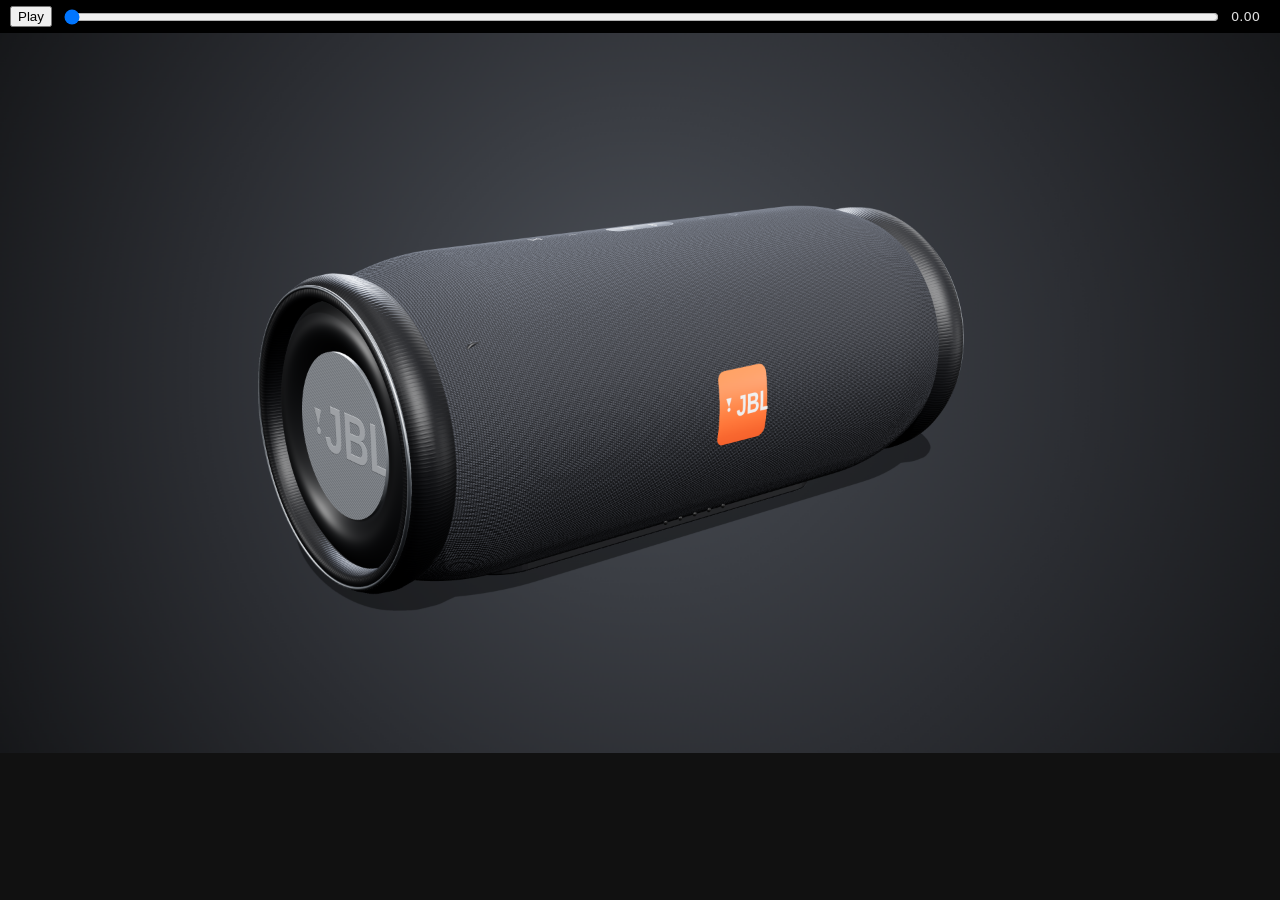
<file: 3d-explainer/jbl-charge4/film/index.html>
<!doctype html>
<html lang="en"><head><meta charset="utf-8"><meta name="viewport" content="width=device-width,initial-scale=1">
<title>JBL Charge 4 film</title>
<style>
  body { margin:0; background:#111; color:#ddd; font:13px system-ui, sans-serif }
  #bar { display:flex; gap:10px; align-items:center; padding:6px 10px; background:#000 }
  #t { flex:1 }
  #out { width:100%; aspect-ratio:16/9; display:block; background:#000 }
  #gl { display:none }
  #err { color:#ff8a80; white-space:pre-wrap; padding:6px 10px }
</style>
<script type="importmap">{ "imports": { "three": "./lib/three.module.js" } }</script>
</head><body>
<div id="bar"><button id="play">Play</button><input id="t" type="range" min="0" max="12" step="0.01" value="0"><span id="lab">0.00</span><span id="st"></span></div>
<canvas id="out" width="1920" height="1080"></canvas>
<div id="err"></div>
<script type="module" src="./film.js"></script>
</body></html>
</file>
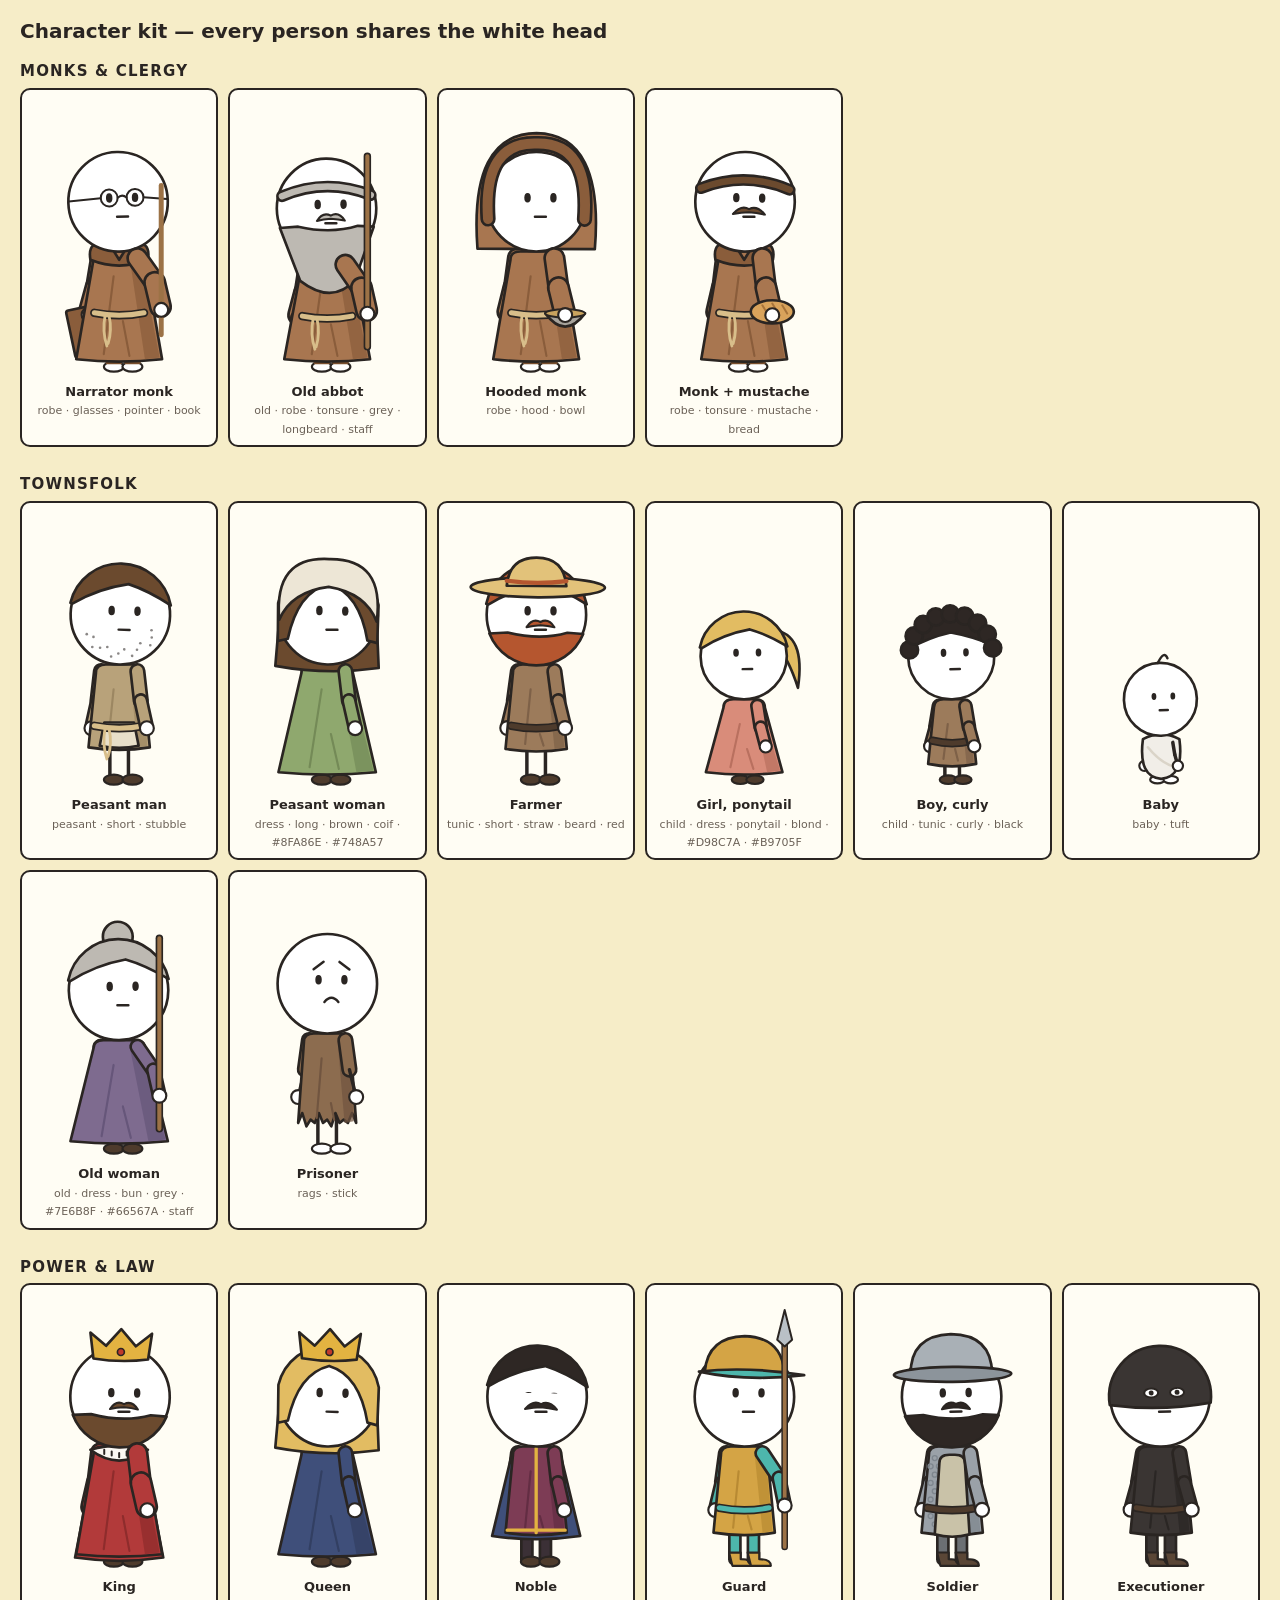
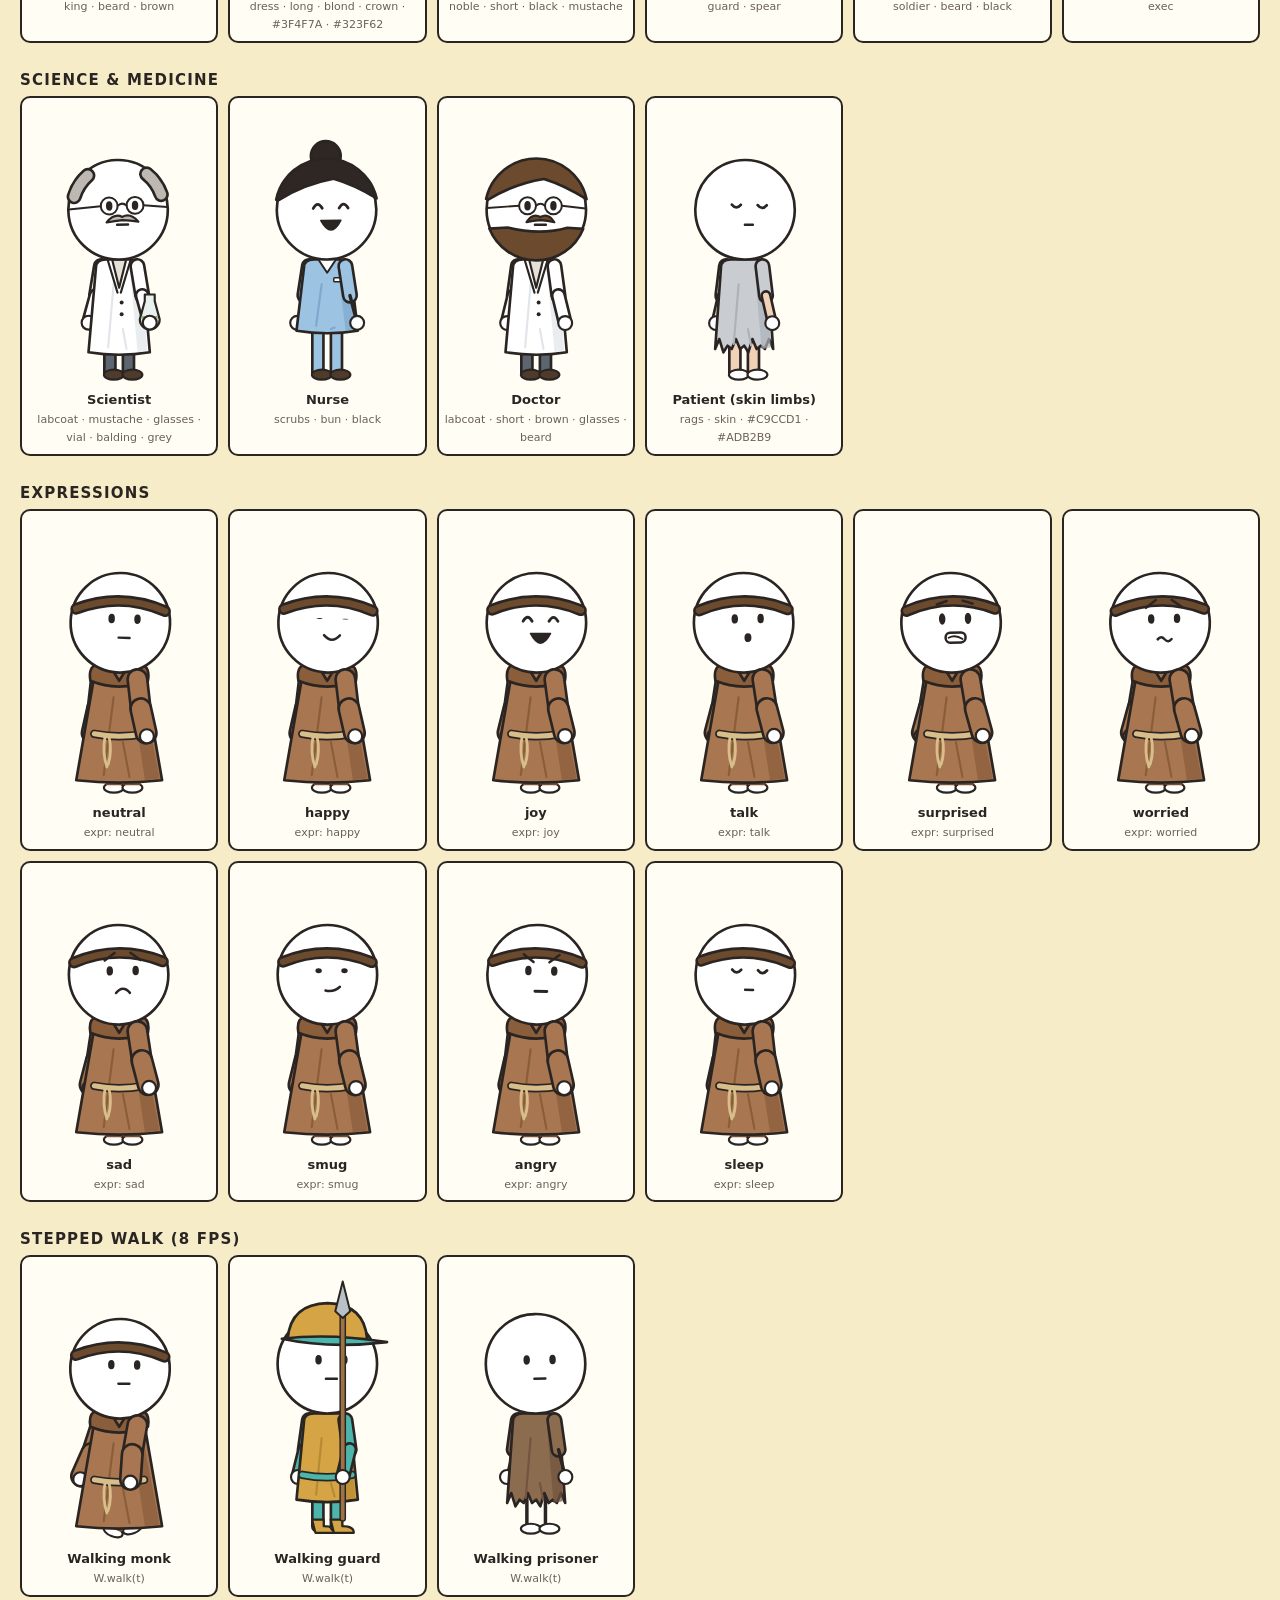
<file: presets/characters/sheet.html>
<!doctype html>
<html lang="en"><head><meta charset="utf-8"><meta name="viewport" content="width=device-width,initial-scale=1">
<title>Character sheet</title>
<style>
  body { margin:0; background:#F6EDC8; font:14px/1.3 system-ui, sans-serif; color:#2A2522 }
  h1 { font-size:20px; margin:18px 20px 4px } h2 { font-size:15px; margin:18px 20px 6px; text-transform:uppercase; letter-spacing:.08em }
  .grid { display:grid; grid-template-columns:repeat(auto-fill,minmax(170px,1fr)); gap:10px; padding:0 20px 10px }
  .card { background:#FFFDF4; border:2px solid #2A2522; border-radius:10px; padding:4px 6px 8px; text-align:center }
  .card svg { width:100%; height:auto; display:block }
  .card b { display:block; font-size:13px } .card small { color:#6b6157; font-size:11px }
</style></head>
<body>
<h1>Character kit — every person shares the white head</h1>
<div id="root"></div>
<script src="person.js"></script>
<script>
const groups = {
  'Monks & clergy': [
    ['Narrator monk', {outfit:'robe', glasses:true, item:'pointer', itemL:'book'}],
    ['Old abbot', {age:'old', outfit:'robe', hair:'tonsure', hairColor:'grey', facial:'longbeard', item:'staff'}],
    ['Hooded monk', {outfit:'robe', hat:'hood', item:'bowl'}],
    ['Monk + mustache', {outfit:'robe', hair:'tonsure', facial:'mustache', item:'bread'}],
  ],
  'Townsfolk': [
    ['Peasant man', {outfit:'peasant', hair:'short', facial:'stubble'}],
    ['Peasant woman', {outfit:'dress', hair:'long', hairColor:'brown', hat:'coif', color:'#8FA86E', shade:'#748A57'}],
    ['Farmer', {outfit:'tunic', hair:'short', hat:'straw', facial:'beard', hairColor:'red'}],
    ['Girl, ponytail', {age:'child', outfit:'dress', hair:'ponytail', hairColor:'blond', color:'#D98C7A', shade:'#B9705F'}],
    ['Boy, curly', {age:'child', outfit:'tunic', hair:'curly', hairColor:'black'}],
    ['Baby', {age:'baby', hair:'tuft'}],
    ['Old woman', {age:'old', outfit:'dress', hair:'bun', hairColor:'grey', color:'#7E6B8F', shade:'#66567A', item:'staff'}],
    ['Prisoner', {outfit:'rags', limbs:'stick', expr:'sad'}],
  ],
  'Power & law': [
    ['King', {outfit:'king', facial:'beard', hairColor:'brown'}],
    ['Queen', {outfit:'dress', hair:'long', hairColor:'blond', hat:'crown', color:'#3F4F7A', shade:'#323F62'}],
    ['Noble', {outfit:'noble', hair:'short', hairColor:'black', facial:'mustache'}],
    ['Guard', {outfit:'guard', item:'spear'}],
    ['Soldier', {outfit:'soldier', facial:'beard', hairColor:'black'}],
    ['Executioner', {outfit:'exec'}],
  ],
  'Science & medicine': [
    ['Scientist', {outfit:'labcoat', facial:'mustache', glasses:true, item:'vial', hair:'balding', hairColor:'grey'}],
    ['Nurse', {outfit:'scrubs', hair:'bun', hairColor:'black', expr:'joy'}],
    ['Doctor', {outfit:'labcoat', hair:'short', hairColor:'brown', glasses:true, facial:'beard'}],
    ['Patient (skin limbs)', {outfit:'rags', limbs:'skin', color:'#C9CCD1', shade:'#ADB2B9', expr:'sleep'}],
  ],
};
const exprs = ['neutral','happy','joy','talk','surprised','worried','sad','smug','angry','sleep'];
const root = document.getElementById('root');
const live = [];
let id = 0;
function card(label, opts, sub) {
  const cls = 'c' + (id++);
  const el = document.createElement('div'); el.className = 'card';
  el.innerHTML = '<svg viewBox="-110 -330 220 350">' + W.person(cls, opts) + '</svg><b>' + label + '</b><small>' + (sub || Object.entries(opts).filter(([k]) => k !== 'expr').map(([k, v]) => v === true ? k : v).join(' · ')) + '</small>';
  const m = W.bindPerson(el, cls);
  live.push({ m, opts, ph: id * 0.7 });
  return el;
}
for (const [name, list] of Object.entries(groups)) {
  const h = document.createElement('h2'); h.textContent = name; root.appendChild(h);
  const g = document.createElement('div'); g.className = 'grid'; root.appendChild(g);
  list.forEach(([l, o]) => g.appendChild(card(l, o)));
}
let h = document.createElement('h2'); h.textContent = 'Expressions'; root.appendChild(h);
let g = document.createElement('div'); g.className = 'grid'; root.appendChild(g);
exprs.forEach((e) => g.appendChild(card(e, { outfit:'robe', hair:'tonsure', expr:e }, 'expr: ' + e)));
h = document.createElement('h2'); h.textContent = 'Stepped walk (8 fps)'; root.appendChild(h);
g = document.createElement('div'); g.className = 'grid'; root.appendChild(g);
[['Walking monk', {outfit:'robe', hair:'tonsure', walk:true}], ['Walking guard', {outfit:'guard', item:'spear', walk:true}], ['Walking prisoner', {outfit:'rags', walk:true}]].forEach(([l, o]) => g.appendChild(card(l, o, 'W.walk(t)')));
function frame(ms) {
  const t = ms / 1000;
  for (const L of live) {
    const w = L.opts.walk ? W.walk(t + L.ph) : {};
    const br = Math.sin(t * 2 + L.ph) * 1.5;
    const long = ['staff', 'spear', 'torch', 'pointer'].includes(L.opts.item);
    W.posePerson(L.m, Object.assign({ expr: L.opts.expr || 'neutral', head: br, blink: W.blinkAt((t + L.ph) % 3.2, [3.0]), a1: (long ? -34 : -8) + br, a2: long ? 22 : -6, b1: 8 - br }, w));
  }
  requestAnimationFrame(frame);
}
requestAnimationFrame(frame);
</script>
</body></html>
</file>
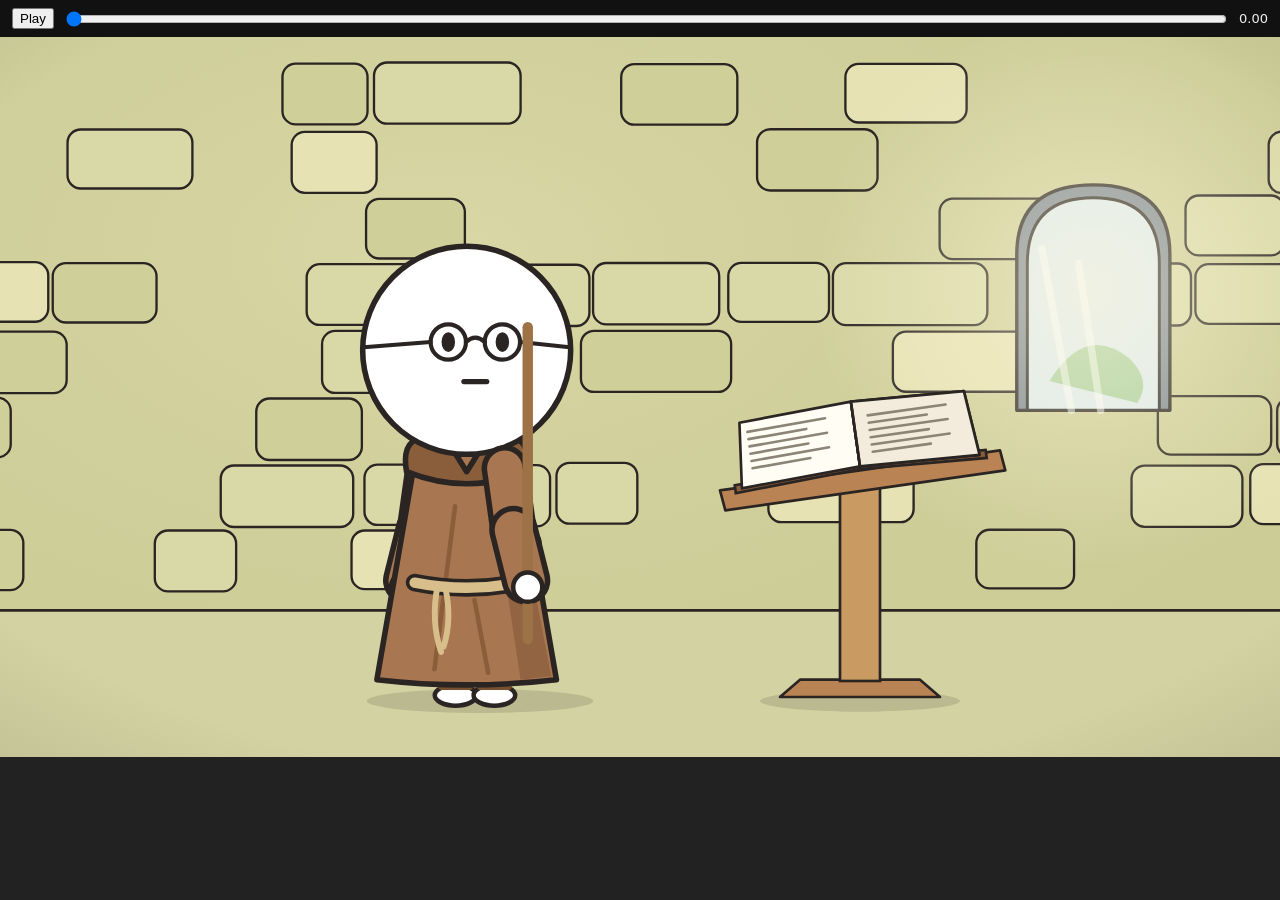
<file: presets/film-snapshot/preview.html>
<!doctype html>
<html lang="en"><head><meta charset="utf-8"><meta name="viewport" content="width=device-width,initial-scale=1">
<title>Film preview (local)</title>
<link href="https://fonts.googleapis.com/css2?family=Patrick+Hand+SC&display=swap" rel="stylesheet">
<style>
  body { margin:0; background:#222; color:#eee; font:13px system-ui, sans-serif }
  #bar { position:sticky; top:0; z-index:9; background:#111; padding:8px 12px; display:flex; gap:10px; align-items:center }
  #t { flex:1 } #frame { position:relative; width:100%; aspect-ratio:16/9; overflow:hidden; background:#000 }
  #stage { position:absolute; left:0; top:0; width:1920px; height:1080px; transform-origin:0 0; overflow:hidden; --display:"Patrick Hand SC"; --sans:Inter, system-ui }
  #err { color:#ff8a80; padding:8px 12px; white-space:pre-wrap }
</style></head>
<body>
<div id="bar"><button id="play">Play</button><input id="t" type="range" min="0" max="28.5" step="0.01" value="0"><span id="lab">0.00</span></div>
<div id="frame"><div id="stage"></div></div><div id="err"></div>
<script>
// Minimal stand-in for the Motion player's kit, to check scenes locally (not the real player).
const clamp01 = (x) => Math.max(0, Math.min(1, x));
const K = { clamp01, seg: (t, a, b) => clamp01((t - a) / (b - a)), lerp: (a, b, p) => a + (b - a) * p,
  eo: (x) => 1 - Math.pow(1 - clamp01(x), 3), ei: (x) => Math.pow(clamp01(x), 3), eio: (x) => { x = clamp01(x); return x < .5 ? 4 * x * x * x : 1 - Math.pow(-2 * x + 2, 3) / 2; },
  eob: (x, k) => { k = k || 1.4; x = clamp01(x); const y = x - 1; return 1 + (k + 1) * y * y * y + k * y * y; },
  rng: (s) => { s = s >>> 0 || 1; return () => ((s = (s * 1664525 + 1013904223) >>> 0) / 4294967296); },
  vnoise: (seed) => (x) => Math.sin(x * 1.7 + seed) * 0.6 + Math.sin(x * 3.1 + seed * 2) * 0.4,
  h: (html) => { const d = document.createElement('div'); d.innerHTML = html; return d.children.length === 1 ? d.firstElementChild : d; } };
const scenes = {}; let list = [];
const err = (m) => (document.getElementById('err').textContent += m + '\n');
async function load(n) { const r = await fetch('modules/' + n + '.json?' + Date.now()); return (await r.json()).text; }
(async () => {
  const css = document.createElement('style'); css.textContent = (await load('base.css')).replace(/#stage/g, '#stage'); document.head.appendChild(css);
  try { (0, eval)(await load('shared.js')); } catch (e) { err('shared.js: ' + e); }
  const sj = JSON.parse(await load('scenes.json')); let t0 = 0;
  for (const s of sj.scenes) {
    const kit = Object.assign({}, K, { scene: (id, def) => (scenes[id] = def) });
    try { new Function('kit', await load('scene-' + s.id + '.js'))(kit); } catch (e) { err(s.id + ' load: ' + e); }
    list.push({ id: s.id, start: t0, dur: s.dur }); t0 += s.dur;
  }
  document.getElementById('t').max = t0;
  const stage = document.getElementById('stage');
  for (const L of list) {
    const box = document.createElement('div'); box.style.cssText = 'position:absolute;inset:0;display:none'; stage.appendChild(box); L.box = box;
    const kit = Object.assign({}, K, { stage: box, dur: L.dur, start: L.start, W: 1920, H: 1080 });
    L.def = scenes[L.id];
    try { if (L.def && L.def.init) await L.def.init.call(L.def, kit); } catch (e) { err(L.id + ' init: ' + e.stack); }
  }
  const fit = () => (stage.style.transform = 'scale(' + document.getElementById('frame').clientWidth / 1920 + ')'); addEventListener('resize', fit); fit();
  window.show = (t) => {
    document.getElementById('lab').textContent = t.toFixed(2);
    for (const L of list) { const on = t >= L.start && t < L.start + L.dur || (L === list[list.length - 1] && t >= L.start); L.box.style.display = on ? '' : 'none';
      if (on && L.def) try { L.def.render.call(L.def, t - L.start, K); } catch (e) { err(L.id + ' render: ' + e.stack); } }
  };
  const sl = document.getElementById('t'); sl.oninput = () => show(+sl.value); show(0);
  let playing = false, base = 0, from = 0;
  document.getElementById('play').onclick = () => { playing = !playing; base = performance.now(); from = +sl.value; };
  (function loop(now) { if (playing) { let t = from + (now - base) / 1000; if (t > +sl.max) t = 0, from = 0, base = now; sl.value = t; show(t); } requestAnimationFrame(loop); })(0);
  window.ready = true;
})();
</script>
</body></html>
</file>
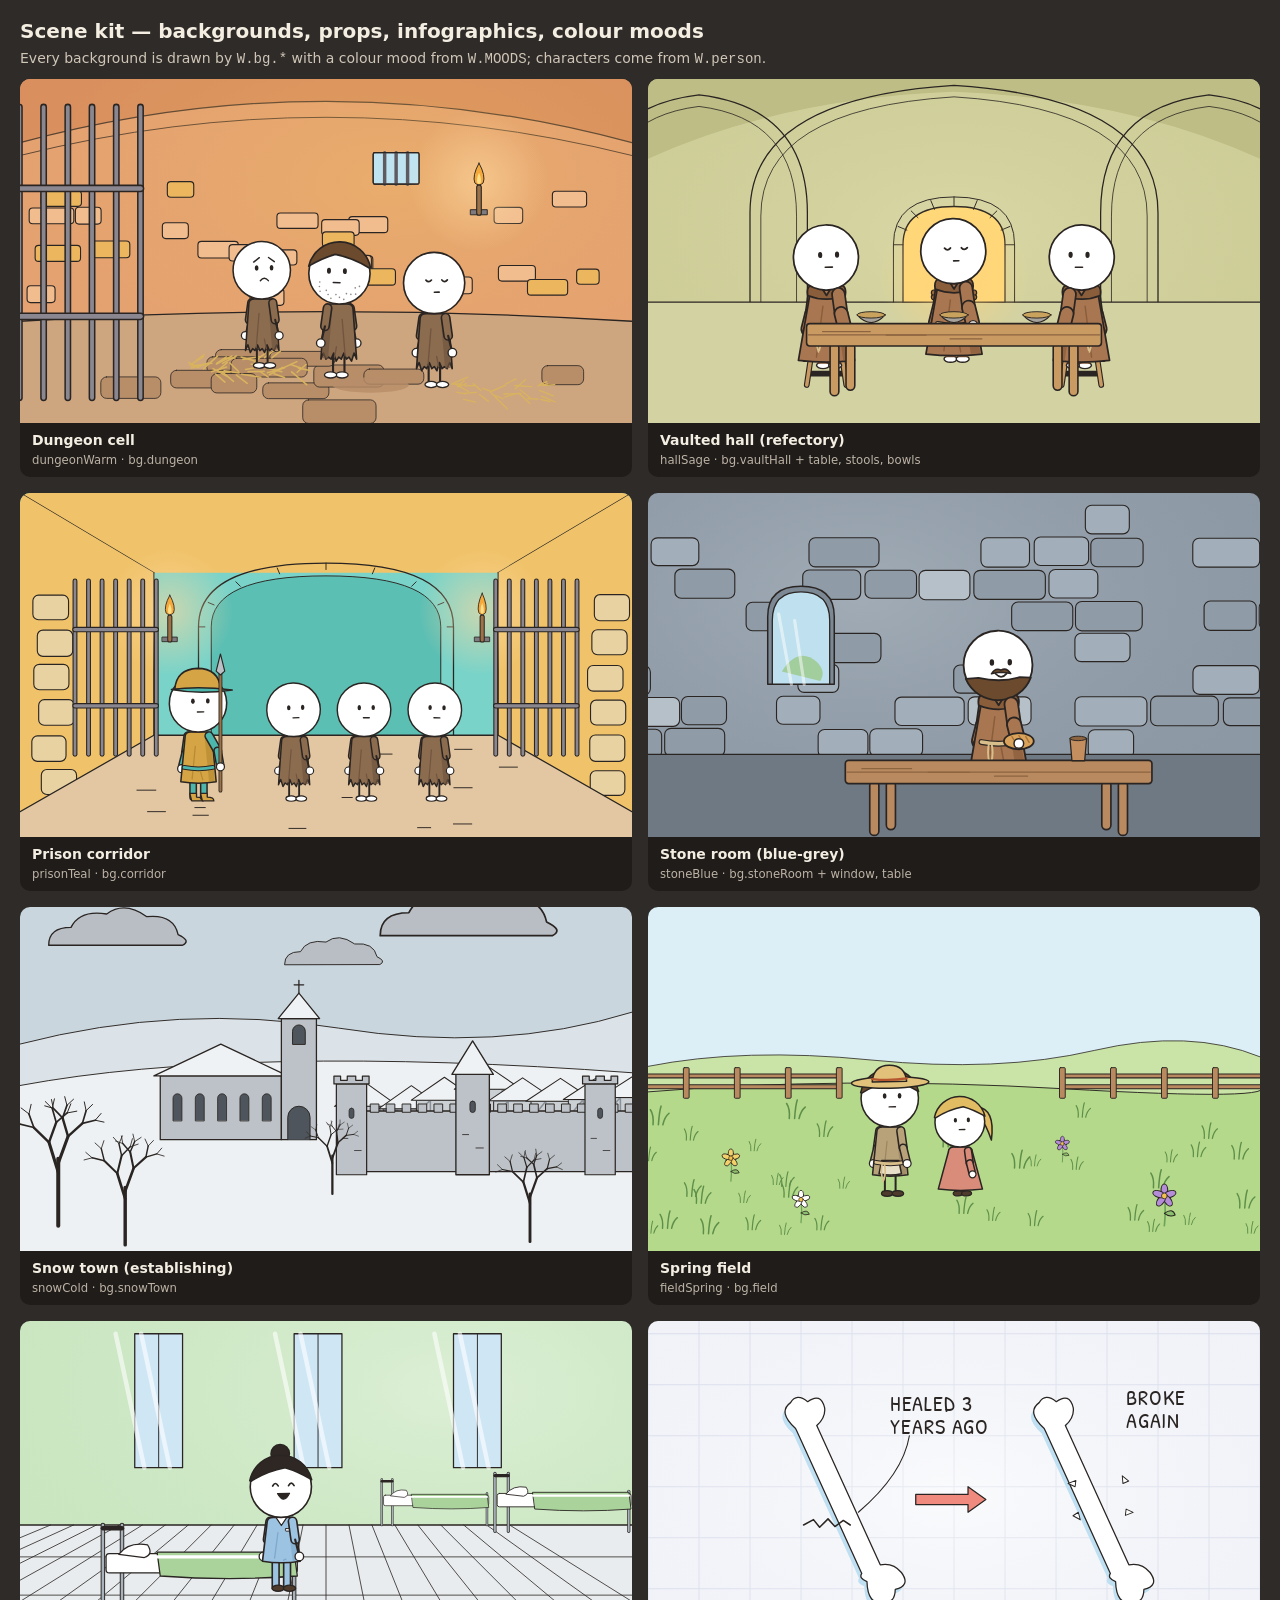
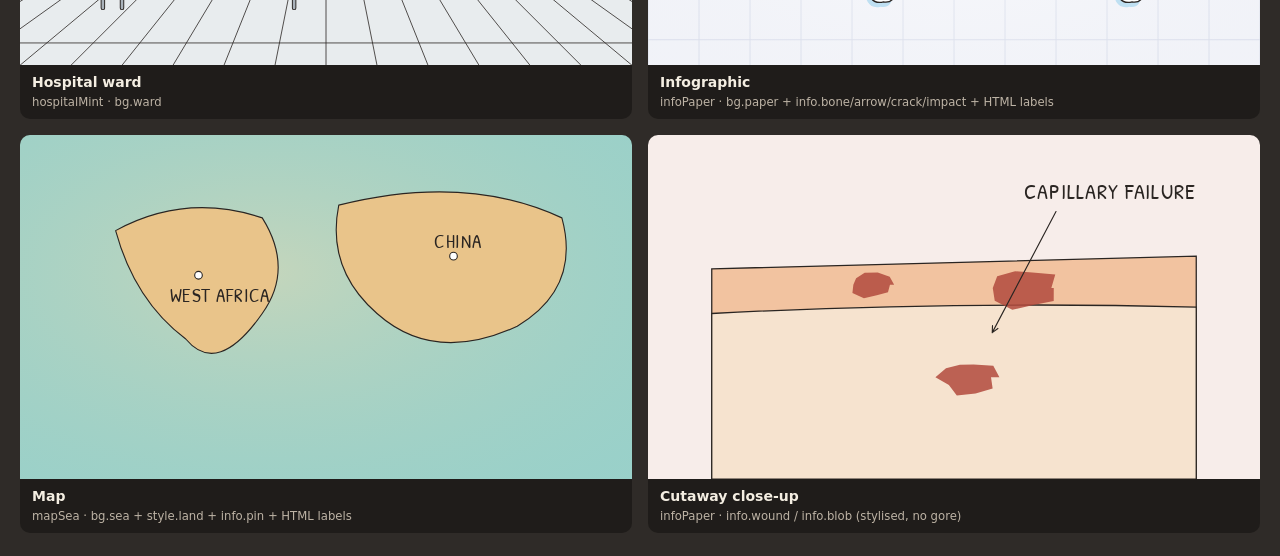
<file: presets/scenes/sheet.html>
<!doctype html>
<html lang="en"><head><meta charset="utf-8"><meta name="viewport" content="width=device-width,initial-scale=1">
<title>Scene kit</title>
<link rel="preconnect" href="https://fonts.googleapis.com"><link href="https://fonts.googleapis.com/css2?family=Patrick+Hand+SC&display=swap" rel="stylesheet">
<style>
  body { margin:0; background:#2F2B28; color:#F4EEE2; font:14px/1.35 system-ui, sans-serif }
  h1 { font-size:20px; margin:18px 20px 4px } p.k { margin:0 20px 10px; color:#cfc6b8 }
  .grid { display:grid; grid-template-columns:repeat(auto-fill,minmax(560px,1fr)); gap:16px; padding:0 20px 24px }
  .card { background:#1f1c1a; border-radius:10px; overflow:hidden }
  .frame { position:relative; width:100%; aspect-ratio:16/9; overflow:hidden }
  .stage { position:absolute; left:0; top:0; width:1920px; height:1080px; transform-origin:0 0 }
  .stage svg { position:absolute; inset:0; width:1920px; height:1080px }
  .cap { padding:8px 12px } .cap b { display:block } .cap small { color:#bdb3a5 }
</style></head>
<body>
<h1>Scene kit — backgrounds, props, infographics, colour moods</h1>
<p class="k">Every background is drawn by <code>W.bg.*</code> with a colour mood from <code>W.MOODS</code>; characters come from <code>W.person</code>.</p>
<div class="grid" id="grid"></div>
<script src="../characters/person.js"></script>
<script src="scenes.js"></script>
<script>
const css = document.createElement('style'); css.textContent = W.info.CSS; document.head.appendChild(css);
const M = W.MOODS;
let n = 0;
const ppl = (list) => list.map(([o, x, y, s, flip]) => { const c = 'p' + (n++); return { c, o, x, y, s, flip, svg: W.person(c, o) }; });
const scenes = [
  ['Dungeon cell', 'dungeonWarm · bg.dungeon', (t) => W.bg.dungeon(M.dungeonWarm, { t }), ppl([[{ outfit: 'rags', expr: 'sad' }, 760, 900, 1.5], [{ outfit: 'rags', hair: 'short', facial: 'stubble' }, 1000, 930, 1.6, true], [{ outfit: 'rags', expr: 'sleep' }, 1300, 960, 1.6]])],
  ['Vaulted hall (refectory)', 'hallSage · bg.vaultHall + table, stools, bowls', (t) => W.bg.vaultHall(M.hallSage, { t }) + W.prop.stool(560, 960, 1, M.hallSage) + W.prop.stool(1360, 960, 1, M.hallSage), ppl([[{ outfit: 'robe' }, 560, 900, 1.7], [{ outfit: 'robe', expr: 'sleep' }, 960, 880, 1.7], [{ outfit: 'robe' }, 1360, 900, 1.7, true]]), (t) => W.prop.table(960, 980, 1.25, M.hallSage) + W.prop.bowl(700, 770, 1) + W.prop.bowl(960, 770, 1) + W.prop.bowl(1220, 770, 1)],
  ['Prison corridor', 'prisonTeal · bg.corridor', (t) => W.bg.corridor(M.prisonTeal, { t }), ppl([[{ outfit: 'guard', item: 'spear' }, 560, 960, 1.5], [{ outfit: 'rags' }, 860, 960, 1.4], [{ outfit: 'rags' }, 1080, 960, 1.4], [{ outfit: 'rags' }, 1300, 960, 1.4]])],
  ['Stone room (blue-grey)', 'stoneBlue · bg.stoneRoom + window, table', (t) => W.bg.stoneRoom(M.stoneBlue, { seed: 3 }) + W.prop.window(480, 600, 1, M.stoneBlue, true), ppl([[{ outfit: 'robe', facial: 'beard', item: 'bread', expr: 'happy' }, 1100, 900, 1.8]]), (t) => W.prop.table(1100, 1060, 1.3, M.stoneBlue) + W.prop.cup(1350, 840, 1)],
  ['Snow town (establishing)', 'snowCold · bg.snowTown', (t) => W.bg.snowTown(M.snowCold, {}), []],
  ['Spring field', 'fieldSpring · bg.field', (t) => W.bg.field(M.fieldSpring, {}), ppl([[{ outfit: 'peasant', hair: 'short', hat: 'straw' }, 760, 900, 1.5], [{ age: 'child', outfit: 'dress', hair: 'ponytail', hairColor: 'blond', color: '#D98C7A' }, 980, 900, 1.5]])],
  ['Hospital ward', 'hospitalMint · bg.ward', (t) => W.bg.ward(M.hospitalMint, {}), ppl([[{ outfit: 'scrubs', hair: 'bun', hairColor: 'black', expr: 'joy' }, 820, 840, 1.6]])],
  ['Infographic', 'infoPaper · bg.paper + info.bone/arrow/crack/impact + HTML labels', (t) => W.bg.paper(M.infoPaper) + W.info.bone(600, 560, 1, -25) + W.info.crack(560, 640, 1.2) + W.info.arrow(840, 560, 1060, 560) + W.info.bone(1380, 560, 1, -25) + W.info.impact(1420, 560, 1) + W.info.leader(660, 600, 820, 360, 60), [], null, () => W.info.labelHTML('Healed 3 years ago', 760, 220, { size: 70, width: 420 }) + W.info.labelHTML('Broke again', 1500, 200, { size: 70, width: 360 })],
  ['Map', 'mapSea · bg.sea + style.land + info.pin + HTML labels', (t) => W.bg.sea(M.mapSea) + W.style.land('M300 300 Q520 180 760 260 Q860 420 760 560 Q620 760 520 640 Q360 520 300 300 Z') + W.style.land('M1000 220 Q1400 120 1700 260 Q1760 480 1560 600 Q1300 720 1120 560 Q960 420 1000 220 Z') + W.info.pin(560, 440) + W.info.pin(1360, 380), [], null, () => W.info.labelHTML('West Africa', 470, 470, { size: 60 }) + W.info.labelHTML('China', 1300, 300, { size: 60 })],
  ['Cutaway close-up', 'infoPaper · info.wound / info.blob (stylised, no gore)', (t) => '<rect width="1920" height="1080" style="fill:#F7EDEA"/><path d="M200 420 L1720 380 V1080 H200 Z" style="fill:#F2C3A0;stroke:#2A2522;stroke-width:4"/><path d="M200 560 Q960 520 1720 540 V1080 H200 Z" style="fill:#F6E3CF;stroke:#2A2522;stroke-width:4"/>' + W.info.blob(700, 470, 70, '#B24B3E', 2) + W.info.blob(1180, 480, 110, '#B24B3E', 5) + W.info.blob(1000, 760, 90, '#B24B3E', 7) + W.info.pointer(1280, 240, 1080, 620), [], null, () => W.info.labelHTML('Capillary failure', 1180, 140, { size: 70 })],
];
const grid = document.getElementById('grid'), live = [];
scenes.forEach(([name, sub, bg, people, fg, html]) => {
  const card = document.createElement('div'); card.className = 'card';
  card.innerHTML = '<div class="frame"><div class="stage"><svg viewBox="0 0 1920 1080"><g class="bg"></g><g class="pp">' + people.map((p) => p.svg).join('') + '</g><g class="fg"></g></svg>' + (html ? html() : '') + '</div></div><div class="cap"><b>' + name + '</b><small>' + sub + '</small></div>';
  grid.appendChild(card);
  const stage = card.querySelector('.stage');
  const ms = people.map((p) => ({ p, m: W.bindPerson(card, p.c) }));
  live.push({ card, stage, bg, fg, ms, gbg: card.querySelector('.bg'), gfg: card.querySelector('.fg') });
});
function fit() { live.forEach((L) => { L.stage.style.transform = 'scale(' + L.card.querySelector('.frame').clientWidth / 1920 + ')'; }); }
addEventListener('resize', fit); fit();
let last = -1;
function frame(ms) {
  const t = ms / 1000, step = Math.floor(t * 12);
  live.forEach((L, i) => {
    if (step !== last) { L.gbg.innerHTML = L.bg(t); if (L.fg) L.gfg.innerHTML = L.fg(t); }
    L.ms.forEach(({ p, m }, j) => W.posePerson(m, { x: p.x, y: p.y, s: p.s, flip: p.flip, head: Math.sin(t * 2 + j) * 1.5, expr: p.o.expr || 'neutral', blink: W.blinkAt((t + j * 0.9) % 3.4, [3.2]), a1: p.o.item === 'spear' ? -30 : -8, a2: p.o.item === 'spear' ? 20 : -6 }));
  });
  last = step; requestAnimationFrame(frame);
}
requestAnimationFrame(frame);
</script>
</body></html>
</file>
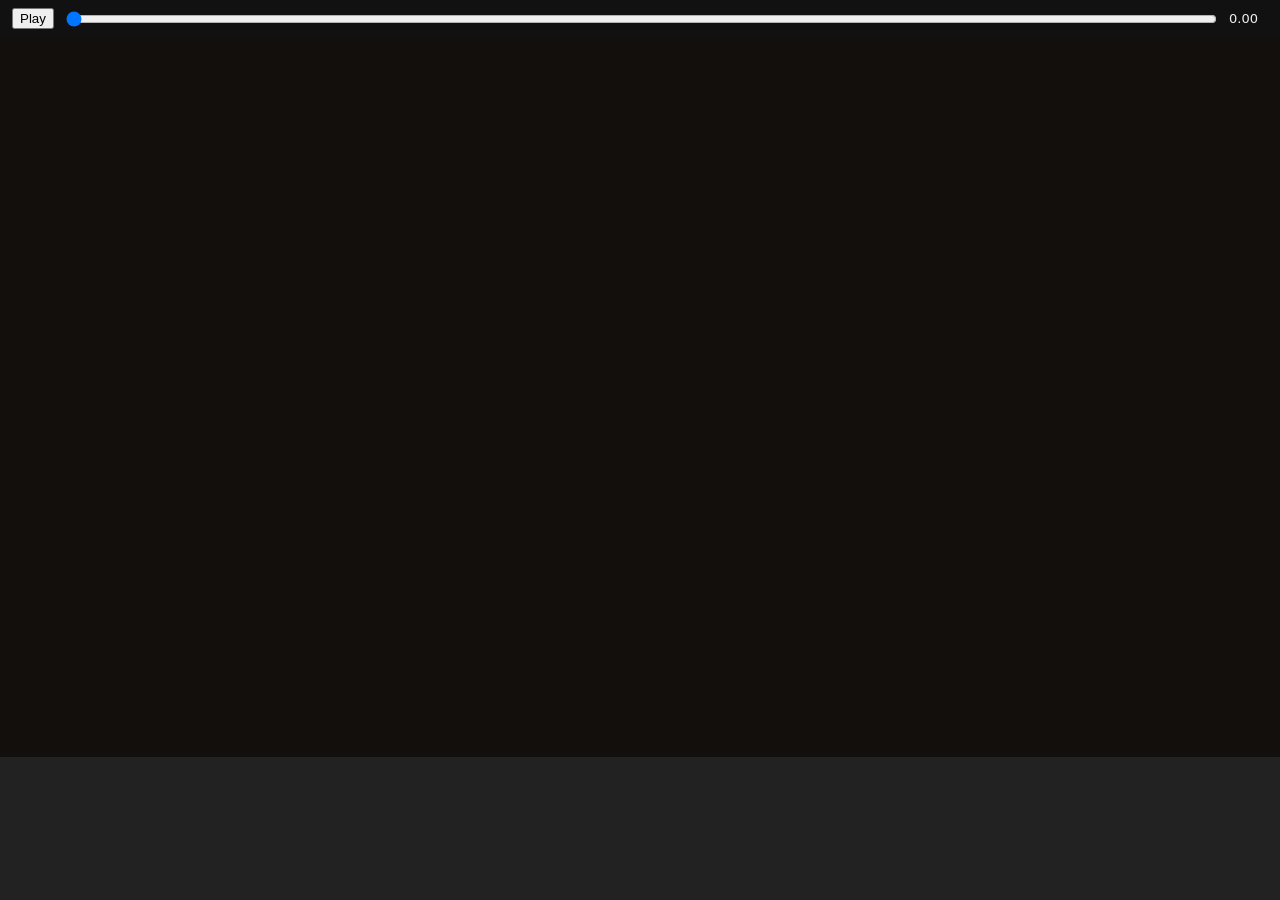
<file: presets/film-snapshot/medieval-diseases-2min/render.html>
<!doctype html>
<html lang="en"><head><meta charset="utf-8"><meta name="viewport" content="width=device-width,initial-scale=1">
<title>Typhus film render</title>
<style>
  body { margin:0; background:#222; color:#eee; font:13px system-ui, sans-serif }
  #bar { position:sticky; top:0; z-index:9; background:#111; padding:8px 12px; display:flex; gap:10px; align-items:center }
  #t { flex:1 } #frame { position:relative; width:100%; aspect-ratio:16/9; overflow:hidden; background:#000 }
  #stage { position:absolute; left:0; top:0; width:1920px; height:1080px; transform-origin:0 0; overflow:hidden; --display:"Patrick Hand SC"; --sans:Inter, system-ui }
  #err { color:#ff8a80; padding:8px 12px; white-space:pre-wrap } canvas { width:480px; display:none }
</style></head>
<body>
<div id="bar"><button id="play">Play</button><input id="t" type="range" min="0" max="126.3" step="0.01" value="0"><span id="lab">0.00</span><span id="st"></span></div>
<div id="frame"><div id="stage"></div></div><div id="err"></div><canvas id="cv" width="1920" height="1080"></canvas>
<script>
// Stand-in for the Motion player's kit (same API as presets/film-snapshot/preview.html) + an offline frame renderer.
const clamp01 = (x) => Math.max(0, Math.min(1, x));
const K = { clamp01, seg: (t, a, b) => clamp01((t - a) / (b - a)), lerp: (a, b, p) => a + (b - a) * p,
  eo: (x) => 1 - Math.pow(1 - clamp01(x), 3), ei: (x) => Math.pow(clamp01(x), 3), eio: (x) => { x = clamp01(x); return x < .5 ? 4 * x * x * x : 1 - Math.pow(-2 * x + 2, 3) / 2; },
  eob: (x, k) => { k = k || 1.4; x = clamp01(x); const y = x - 1; return 1 + (k + 1) * y * y * y + k * y * y; },
  h: (html) => { const d = document.createElement('div'); d.innerHTML = html; return d.children.length === 1 ? d.firstElementChild : d; } };
const scenes = {}; let list = []; let CSS = '';
const err = (m) => (document.getElementById('err').textContent += m + '\n');
async function load(n) { const r = await fetch('modules/' + n + '.json?' + Date.now()); return (await r.json()).text; }
async function fontCSS() {
  const b = await (await fetch('fonts/PatrickHandSC.woff2')).arrayBuffer(); let s = ''; const u = new Uint8Array(b);
  for (let i = 0; i < u.length; i += 0x8000) s += String.fromCharCode.apply(null, u.subarray(i, i + 0x8000));
  return '@font-face{font-family:"Patrick Hand SC";src:url(data:font/woff2;base64,' + btoa(s) + ') format("woff2")}';
}
(async () => {
  const font = await fontCSS();
  CSS = font + '\n' + (await load('base.css')) + '\n' + '#stage{position:relative;width:1920px;height:1080px;overflow:hidden;--display:"Patrick Hand SC";--sans:Inter,system-ui}';
  const css = document.createElement('style'); css.textContent = CSS; document.head.appendChild(css);
  try { (0, eval)(await load('shared.js')); } catch (e) { err('shared.js: ' + e); }
  const css2 = document.createElement('style'); css2.textContent = W.info.CSS; document.head.appendChild(css2); CSS += '\n' + W.info.CSS;
  const sj = JSON.parse(await load('scenes.json')); let t0 = 0;
  for (const s of sj.scenes) {
    const kit = Object.assign({}, K, { scene: (id, def) => (scenes[id] = def) });
    try { new Function('kit', await load('scene-' + s.id + '.js'))(kit); } catch (e) { err(s.id + ' load: ' + e); }
    list.push({ id: s.id, start: t0, dur: s.dur }); t0 = Math.round((t0 + s.dur) * 1000) / 1000;
  }
  window.TOTAL = t0; document.getElementById('t').max = t0;
  const stage = document.getElementById('stage');
  for (const L of list) {
    const box = document.createElement('div'); box.className = 'scenebox'; box.style.cssText = 'position:absolute;inset:0;display:none'; stage.appendChild(box); L.box = box;
    const kit = Object.assign({}, K, { stage: box, dur: L.dur, start: L.start, W: 1920, H: 1080 });
    L.def = scenes[L.id];
    try { if (L.def && L.def.init) await L.def.init.call(L.def, kit); } catch (e) { err(L.id + ' init: ' + e.stack); }
  }
  await document.fonts.ready;
  const fit = () => (stage.style.transform = 'scale(' + document.getElementById('frame').clientWidth / 1920 + ')'); addEventListener('resize', fit); fit();
  window.show = (t) => {
    document.getElementById('lab').textContent = t.toFixed(2); let act = null;
    for (const L of list) { const on = (t >= L.start && t < L.start + L.dur) || (L === list[list.length - 1] && t >= L.start); L.box.style.display = on ? '' : 'none';
      if (on) { act = L; if (L.def) try { L.def.render.call(L.def, t - L.start, K); } catch (e) { err(L.id + ' render @' + t.toFixed(2) + ': ' + e.stack); } } }
    return act;
  };
  const sl = document.getElementById('t'); sl.oninput = () => show(+sl.value); show(+(new URLSearchParams(location.search).get('t') || 0));
  let playing = false, base = 0, from = 0;
  document.getElementById('play').onclick = () => { playing = !playing; base = performance.now(); from = +sl.value; };
  (function loop(now) { if (playing) { let t = from + (now - base) / 1000; if (t > +sl.max) t = 0, from = 0, base = now; sl.value = t; show(t); } requestAnimationFrame(loop); })(0);

  // ---- offline render: rasterise the active scene through an SVG foreignObject, post JPEG frames to the local server
  const cv = document.getElementById('cv'), ctx = cv.getContext('2d');
  window.snap = async (t) => {
    const L = show(t);
    const xml = new XMLSerializer().serializeToString(L.box); // the active box is already visible; never strip display:none (it hid characters)
    const svg = '<svg xmlns="http://www.w3.org/2000/svg" width="1920" height="1080"><foreignObject x="0" y="0" width="1920" height="1080">' +
      '<div xmlns="http://www.w3.org/1999/xhtml" id="stage" style="position:relative;width:1920px;height:1080px;overflow:hidden"><style>' + CSS.replace(/</g, '\\3c ') + '</style>' + xml + '</div></foreignObject></svg>';
    const url = 'data:image/svg+xml;charset=utf-8,' + encodeURIComponent(svg);
    const img = new Image(); img.src = url; await img.decode();
    ctx.fillStyle = '#000'; ctx.fillRect(0, 0, 1920, 1080); ctx.drawImage(img, 0, 0);
    return await new Promise((r) => cv.toBlob(r, 'image/jpeg', 0.9));
  };
  window.renderAll = async (fps, from, to, step) => {
    fps = fps || 30; const n0 = Math.round((from || 0) * fps), n1 = Math.round((to || TOTAL) * fps); step = step || 1;
    const st = document.getElementById('st'); const T = performance.now(); let inflight = [];
    for (let i = n0; i < n1; i += step) {
      const blob = await snap(i / fps);
      inflight.push(fetch('/frame/' + i, { method: 'POST', body: blob }));
      if (inflight.length > 6) await inflight.shift();
      if (i % 30 === 0) { st.textContent = ' frame ' + i + '/' + n1 + ' ' + ((performance.now() - T) / 1000).toFixed(0) + 's'; await fetch('/log', { method: 'POST', body: st.textContent }); }
    }
    await Promise.all(inflight); await fetch('/done', { method: 'POST', body: 'ok' }); st.textContent += ' DONE'; return 'done';
  };
  window.ready = true;
  const P = new URLSearchParams(location.search);
  if (P.get('auto')) renderAll(30, +(P.get('from') || 0), P.get('to') ? +P.get('to') : undefined).catch((e) => fetch('/log', { method: 'POST', body: 'ERR ' + e.stack }));
})();
</script>
</body></html>
</file>
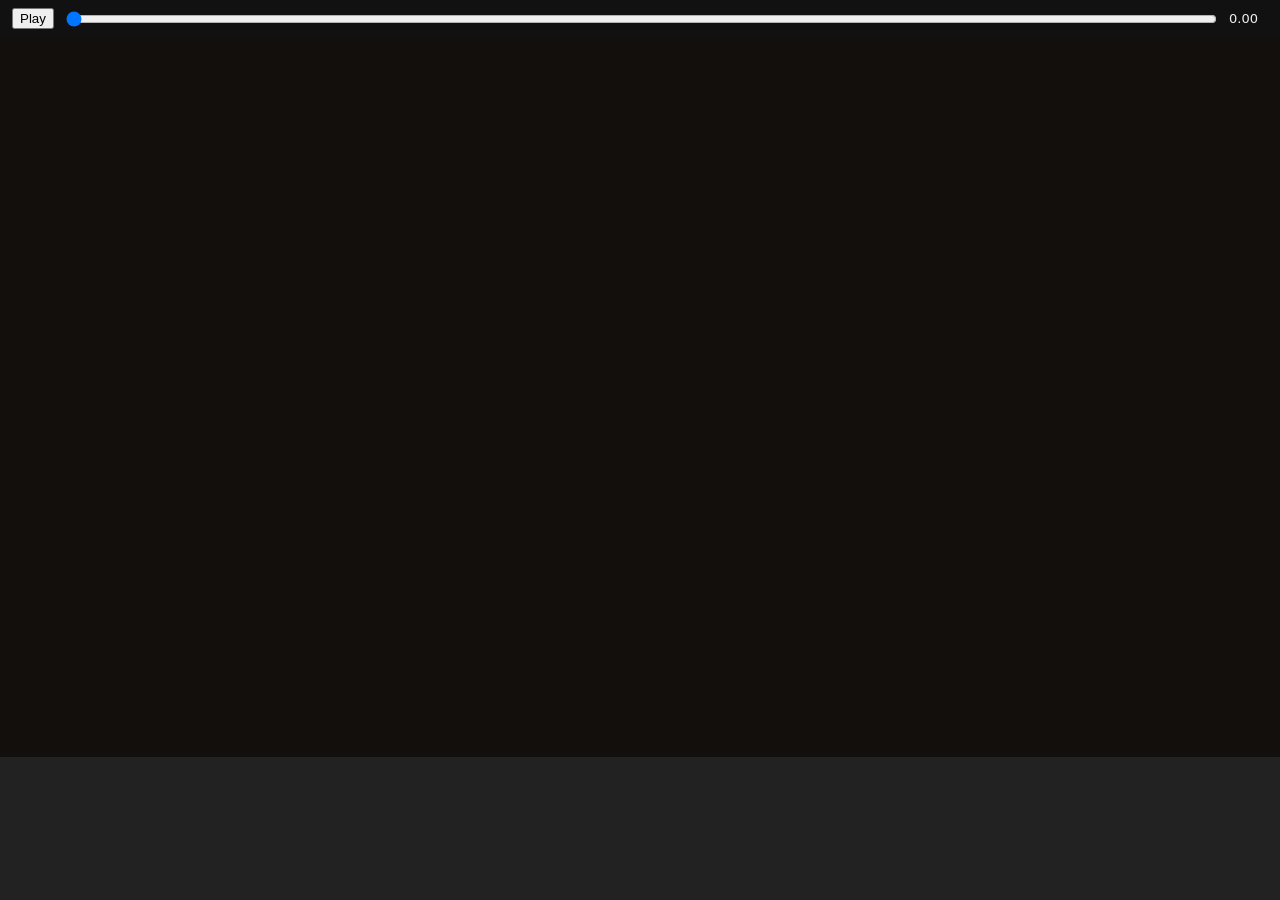
<file: presets/film-snapshot/wild-west-ch09/render.html>
<!doctype html>
<html lang="en"><head><meta charset="utf-8"><meta name="viewport" content="width=device-width,initial-scale=1">
<title>Wild West film render</title>
<style>
  body { margin:0; background:#222; color:#eee; font:13px system-ui, sans-serif }
  #bar { position:sticky; top:0; z-index:9; background:#111; padding:8px 12px; display:flex; gap:10px; align-items:center }
  #t { flex:1 } #frame { position:relative; width:100%; aspect-ratio:16/9; overflow:hidden; background:#000 }
  #stage { position:absolute; left:0; top:0; width:1920px; height:1080px; transform-origin:0 0; overflow:hidden; --display:"Patrick Hand SC"; --sans:Inter, system-ui }
  #err { color:#ff8a80; padding:8px 12px; white-space:pre-wrap } canvas { width:480px; display:none }
</style></head>
<body>
<div id="bar"><button id="play">Play</button><input id="t" type="range" min="0" max="126.3" step="0.01" value="0"><span id="lab">0.00</span><span id="st"></span></div>
<div id="frame"><div id="stage"></div></div><div id="err"></div><canvas id="cv" width="1920" height="1080"></canvas>
<script>
// Stand-in for the Motion player's kit (same API as presets/film-snapshot/preview.html) + an offline frame renderer.
const clamp01 = (x) => Math.max(0, Math.min(1, x));
const K = { clamp01, seg: (t, a, b) => clamp01((t - a) / (b - a)), lerp: (a, b, p) => a + (b - a) * p,
  eo: (x) => 1 - Math.pow(1 - clamp01(x), 3), ei: (x) => Math.pow(clamp01(x), 3), eio: (x) => { x = clamp01(x); return x < .5 ? 4 * x * x * x : 1 - Math.pow(-2 * x + 2, 3) / 2; },
  eob: (x, k) => { k = k || 1.4; x = clamp01(x); const y = x - 1; return 1 + (k + 1) * y * y * y + k * y * y; },
  h: (html) => { const d = document.createElement('div'); d.innerHTML = html; return d.children.length === 1 ? d.firstElementChild : d; } };
const scenes = {}; let list = []; let CSS = '';
const err = (m) => (document.getElementById('err').textContent += m + '\n');
async function load(n) { const r = await fetch('modules/' + n + '.json?' + Date.now()); return (await r.json()).text; }
async function fontCSS() {
  const b = await (await fetch('fonts/PatrickHandSC.woff2')).arrayBuffer(); let s = ''; const u = new Uint8Array(b);
  for (let i = 0; i < u.length; i += 0x8000) s += String.fromCharCode.apply(null, u.subarray(i, i + 0x8000));
  return '@font-face{font-family:"Patrick Hand SC";src:url(data:font/woff2;base64,' + btoa(s) + ') format("woff2")}';
}
(async () => {
  const font = await fontCSS();
  CSS = font + '\n' + (await load('base.css')) + '\n' + '#stage{position:relative;width:1920px;height:1080px;overflow:hidden;--display:"Patrick Hand SC";--sans:Inter,system-ui}';
  const css = document.createElement('style'); css.textContent = CSS; document.head.appendChild(css);
  try { (0, eval)(await load('shared.js')); } catch (e) { err('shared.js: ' + e); }
  const css2 = document.createElement('style'); css2.textContent = W.info.CSS; document.head.appendChild(css2); CSS += '\n' + W.info.CSS;
  const sj = JSON.parse(await load('scenes.json')); let t0 = 0;
  for (const s of sj.scenes) {
    const kit = Object.assign({}, K, { scene: (id, def) => (scenes[id] = def) });
    try { new Function('kit', await load('scene-' + s.id + '.js'))(kit); } catch (e) { err(s.id + ' load: ' + e); }
    list.push({ id: s.id, start: t0, dur: s.dur }); t0 = Math.round((t0 + s.dur) * 1000) / 1000;
  }
  window.TOTAL = t0; document.getElementById('t').max = t0;
  const stage = document.getElementById('stage');
  for (const L of list) {
    const box = document.createElement('div'); box.className = 'scenebox'; box.style.cssText = 'position:absolute;inset:0;display:none'; stage.appendChild(box); L.box = box;
    const kit = Object.assign({}, K, { stage: box, dur: L.dur, start: L.start, W: 1920, H: 1080 });
    L.def = scenes[L.id];
    try { if (L.def && L.def.init) await L.def.init.call(L.def, kit); } catch (e) { err(L.id + ' init: ' + e.stack); }
  }
  await document.fonts.ready;
  const fit = () => (stage.style.transform = 'scale(' + document.getElementById('frame').clientWidth / 1920 + ')'); addEventListener('resize', fit); fit();
  window.show = (t) => {
    document.getElementById('lab').textContent = t.toFixed(2); let act = null;
    for (const L of list) { const on = (t >= L.start && t < L.start + L.dur) || (L === list[list.length - 1] && t >= L.start); L.box.style.display = on ? '' : 'none';
      if (on) { act = L; if (L.def) try { L.def.render.call(L.def, t - L.start, K); } catch (e) { err(L.id + ' render @' + t.toFixed(2) + ': ' + e.stack); } } }
    return act;
  };
  const sl = document.getElementById('t'); sl.oninput = () => show(+sl.value); show(+(new URLSearchParams(location.search).get('t') || 0));
  let playing = false, base = 0, from = 0;
  document.getElementById('play').onclick = () => { playing = !playing; base = performance.now(); from = +sl.value; };
  (function loop(now) { if (playing) { let t = from + (now - base) / 1000; if (t > +sl.max) t = 0, from = 0, base = now; sl.value = t; show(t); } requestAnimationFrame(loop); })(0);

  // ---- offline render: rasterise the active scene through an SVG foreignObject, post JPEG frames to the local server
  const cv = document.getElementById('cv'), ctx = cv.getContext('2d');
  window.snap = async (t) => {
    const L = show(t);
    const xml = new XMLSerializer().serializeToString(L.box); // the active box is already visible; never strip display:none (it hid characters)
    const svg = '<svg xmlns="http://www.w3.org/2000/svg" width="1920" height="1080"><foreignObject x="0" y="0" width="1920" height="1080">' +
      '<div xmlns="http://www.w3.org/1999/xhtml" id="stage" style="position:relative;width:1920px;height:1080px;overflow:hidden"><style>' + CSS.replace(/</g, '\\3c ') + '</style>' + xml + '</div></foreignObject></svg>';
    const url = 'data:image/svg+xml;charset=utf-8,' + encodeURIComponent(svg);
    const img = new Image(); img.src = url; await img.decode();
    ctx.fillStyle = '#000'; ctx.fillRect(0, 0, 1920, 1080); ctx.drawImage(img, 0, 0);
    return await new Promise((r) => cv.toBlob(r, 'image/jpeg', 0.9));
  };
  window.renderAll = async (fps, from, to, step) => {
    fps = fps || 30; const n0 = Math.round((from || 0) * fps), n1 = Math.round((to || TOTAL) * fps); step = step || 1;
    const st = document.getElementById('st'); const T = performance.now(); let inflight = [];
    for (let i = n0; i < n1; i += step) {
      const blob = await snap(i / fps);
      inflight.push(fetch('/frame/' + i, { method: 'POST', body: blob }));
      if (inflight.length > 6) await inflight.shift();
      if (i % 30 === 0) { st.textContent = ' frame ' + i + '/' + n1 + ' ' + ((performance.now() - T) / 1000).toFixed(0) + 's'; await fetch('/log', { method: 'POST', body: st.textContent }); }
    }
    await Promise.all(inflight); await fetch('/done', { method: 'POST', body: 'ok' }); st.textContent += ' DONE'; return 'done';
  };
  window.ready = true;
  const P = new URLSearchParams(location.search);
  if (P.get('auto')) renderAll(30, +(P.get('from') || 0), P.get('to') ? +P.get('to') : undefined).catch((e) => fetch('/log', { method: 'POST', body: 'ERR ' + e.stack }));
})();
</script>
</body></html>
</file>
